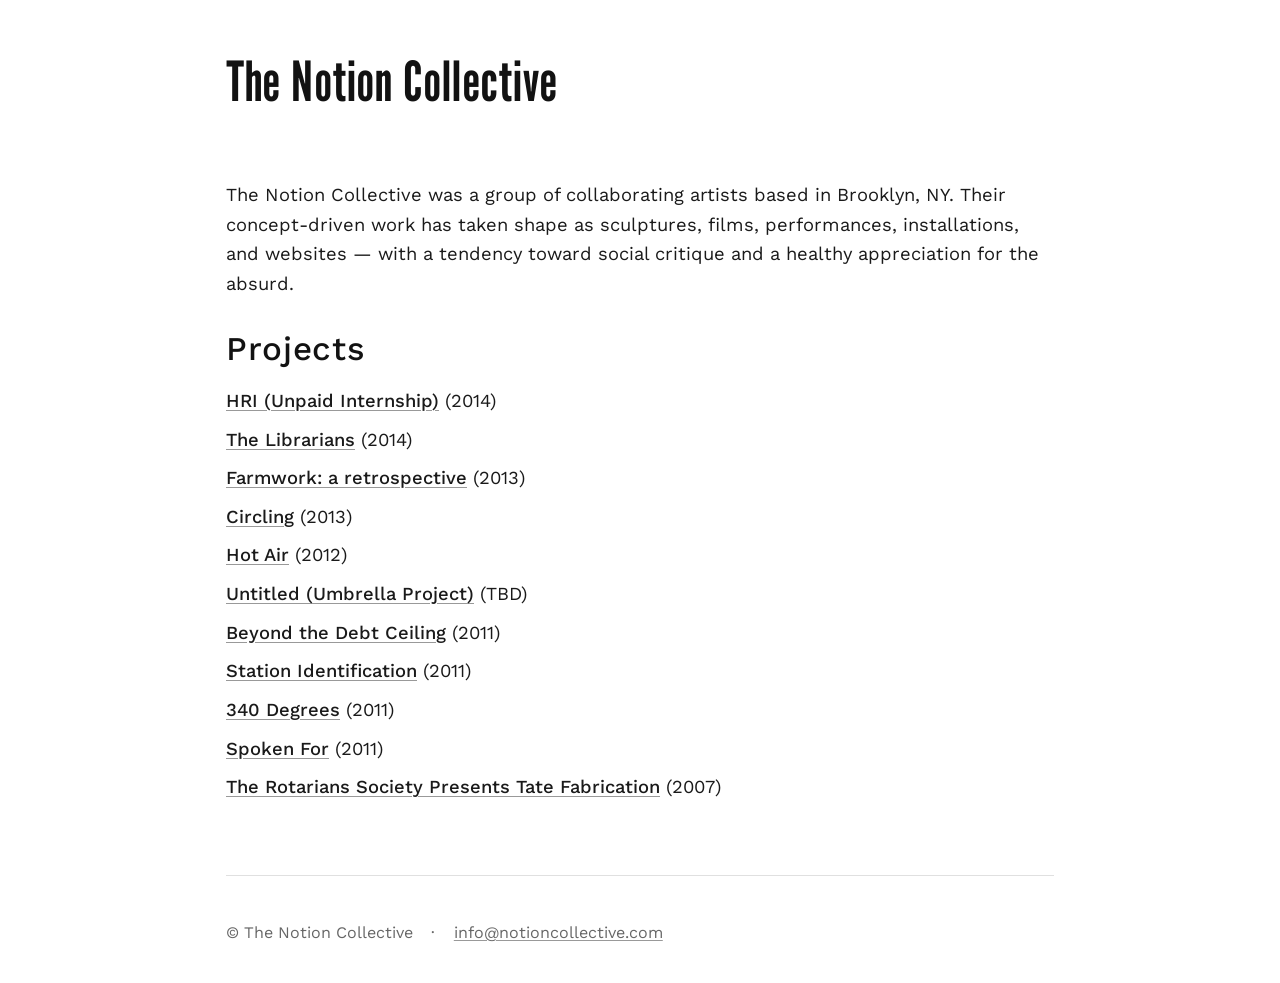
<file: index.html>
<!doctype html>
<html lang="en">
  <head>
    <meta charset="utf-8" />
    <meta name="viewport" content="width=device-width, initial-scale=1" />
    <title>The Notion Collective</title>
    <link rel="stylesheet" href="style.css" />
  </head>
  <body>
    <header class="site-header">
      <nav class="site-nav">
        <a href="/">The Notion Collective</a>
      </nav>
    </header>

    <main>
      <section>
        <p>
          The Notion Collective was a group of collaborating artists based in
          Brooklyn, NY. Their concept-driven work has taken shape as sculptures,
          films, performances, installations, and websites — with a tendency
          toward social critique and a healthy appreciation for the absurd.
        </p>
      </section>

      <section>
        <h2>Projects</h1>
        <ul class="project-list">
          <li>
            <a href="hri-unpaid-internship.html">HRI (Unpaid Internship)</a>
            <span class="meta">(2014)</span>
          </li>
          <li>
            <a href="the-librarians.html">The Librarians</a>
            <span class="meta">(2014)</span>
          </li>
          <li>
            <a href="farmwork-a-retrospective.html"
              >Farmwork: a retrospective</a
            >
            <span class="meta">(2013)</span>
          </li>
          <li>
            <a href="circling.html">Circling</a>
            <span class="meta">(2013)</span>
          </li>
          <li>
            <a href="hot-air.html">Hot Air</a>
            <span class="meta">(2012)</span>
          </li>
          <li>
            <a href="untitled-umbrella-project.html"
              >Untitled (Umbrella Project)</a
            >
            <span class="meta">(TBD)</span>
          </li>
          <li>
            <a href="beyond-the-debt-ceiling.html">Beyond the Debt Ceiling</a>
            <span class="meta">(2011)</span>
          </li>
          <li>
            <a href="station-identification.html">Station Identification</a>
            <span class="meta">(2011)</span>
          </li>
          <li>
            <a href="340-degrees.html">340 Degrees</a>
            <span class="meta">(2011)</span>
          </li>
          <li>
            <a href="spoken-for.html">Spoken For</a>
            <span class="meta">(2011)</span>
          </li>
          <li>
            <a href="the-notion-collective-presents-impel.html"
              >The Rotarians Society Presents Tate Fabrication</a
            >
            <span class="meta">(2007)</span>
          </li>
        </ul>
      </section>

    </main>

    <footer class="site-footer">
      <p>&copy; The Notion Collective</p>
      <p>
        <a href="mailto:info@notioncollective.com">info@notioncollective.com</a>
      </p>
    </footer>
  </body>
</html>
</file>
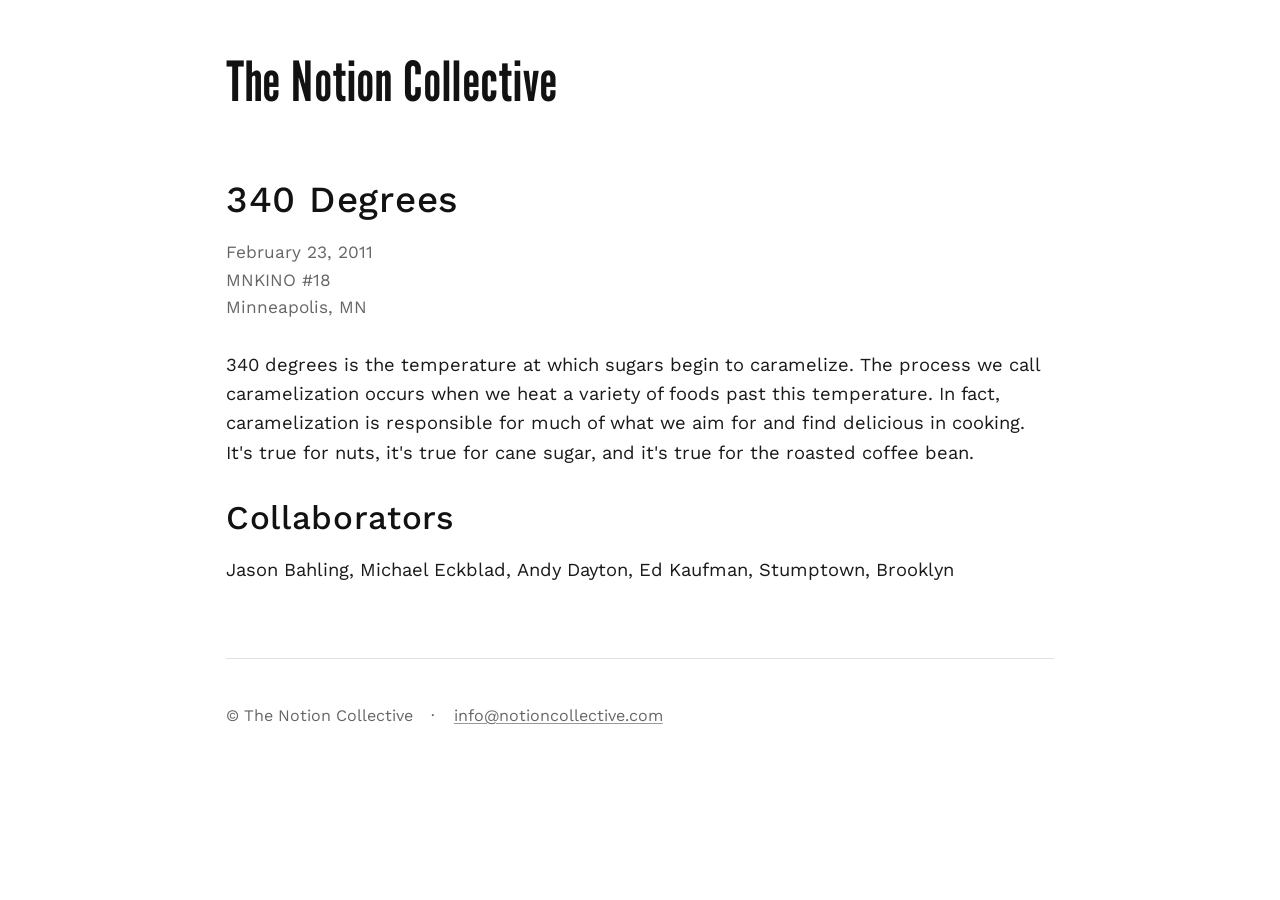
<file: 340-degrees.html>
<!doctype html>
<html lang="en">
  <head>
    <meta charset="utf-8" />
    <meta name="viewport" content="width=device-width, initial-scale=1" />
    <title>340 Degrees — The Notion Collective</title>
    <link rel="stylesheet" href="style.css" />
  </head>
  <body>
    <header class="site-header">
      <nav class="site-nav">
        <a href="/">The Notion Collective</a>
      </nav>
    </header>

    <main>
      <article>
        <h1>340 Degrees</h1>
        <dl class="meta">
          <dt>Date</dt>
          <dd>February 23, 2011</dd>
          <dt>Venue</dt>
          <dd>MNKINO #18</dd>
          <dt>Location</dt>
          <dd>Minneapolis, MN</dd>
        </dl>

        <p>340 degrees is the temperature at which sugars begin to caramelize. The process we call caramelization occurs when we heat a variety of foods past this temperature. In fact, caramelization is responsible for much of what we aim for and find delicious in cooking. It's true for nuts, it's true for cane sugar, and it's true for the roasted coffee bean.</p>

        <section class="collaborators">
          <h2>Collaborators</h2>
          <ul>
            <li>Jason Bahling</li>
            <li>Michael Eckblad</li>
            <li>Andy Dayton</li>
            <li>Ed Kaufman</li>
            <li>Stumptown, Brooklyn</li>
          </ul>
        </section>
      </article>
    </main>

    <footer class="site-footer">
      <p>&copy; The Notion Collective</p>
      <p><a href="mailto:info@notioncollective.com">info@notioncollective.com</a></p>
    </footer>
  </body>
</html>
</file>
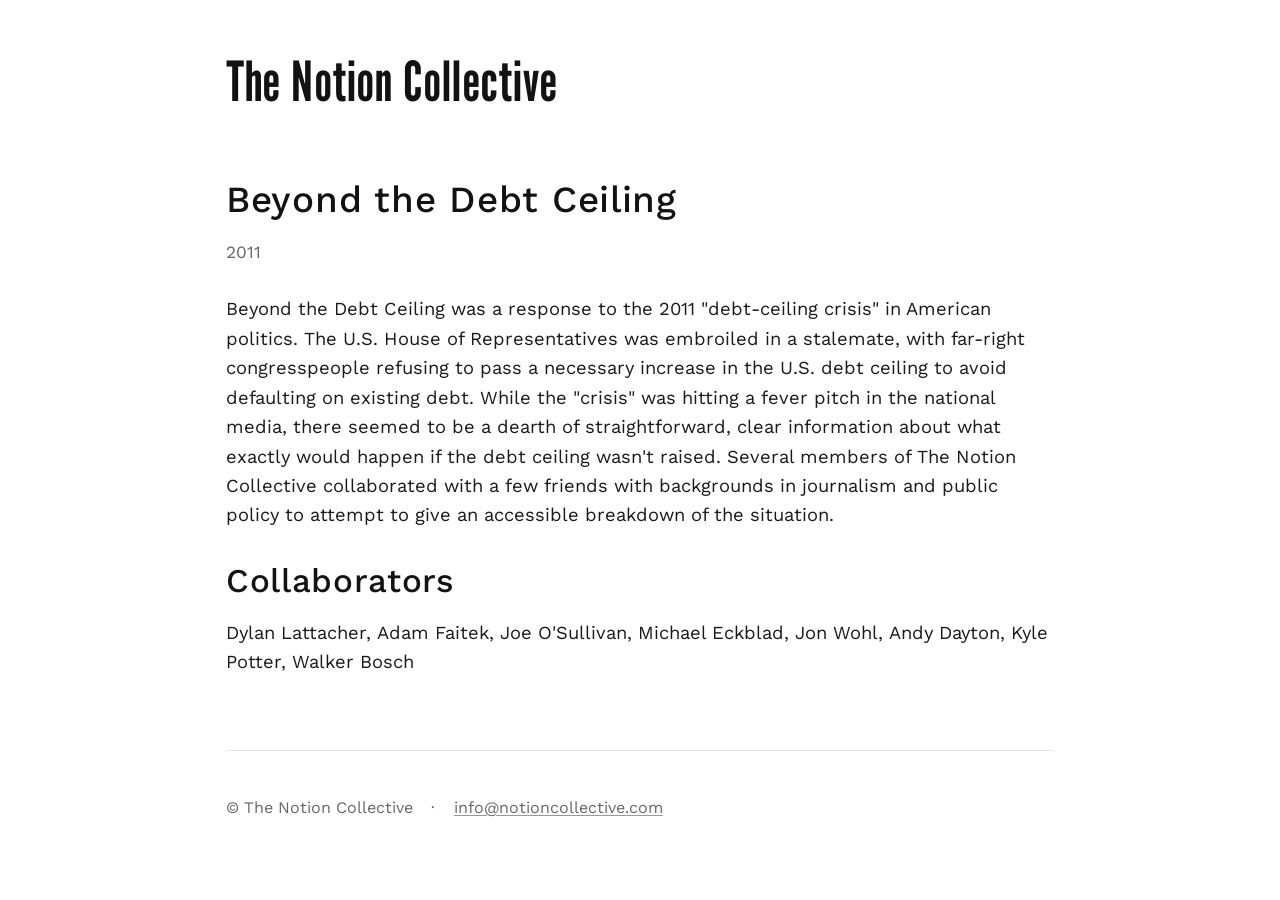
<file: beyond-the-debt-ceiling.html>
<!doctype html>
<html lang="en">
  <head>
    <meta charset="utf-8" />
    <meta name="viewport" content="width=device-width, initial-scale=1" />
    <title>Beyond the Debt Ceiling — The Notion Collective</title>
    <link rel="stylesheet" href="style.css" />
  </head>
  <body>
    <header class="site-header">
      <nav class="site-nav">
        <a href="/">The Notion Collective</a>
      </nav>
    </header>

    <main>
      <article>
        <h1>Beyond the Debt Ceiling</h1>
        <dl class="meta">
          <dt>Date</dt>
          <dd>2011</dd>
        </dl>

        <p>Beyond the Debt Ceiling was a response to the 2011 "debt-ceiling crisis" in American politics. The U.S. House of Representatives was embroiled in a stalemate, with far-right congresspeople refusing to pass a necessary increase in the U.S. debt ceiling to avoid defaulting on existing debt. While the "crisis" was hitting a fever pitch in the national media, there seemed to be a dearth of straightforward, clear information about what exactly would happen if the debt ceiling wasn't raised. Several members of The Notion Collective collaborated with a few friends with backgrounds in journalism and public policy to attempt to give an accessible breakdown of the situation.</p>

        <section class="collaborators">
          <h2>Collaborators</h2>
          <ul>
            <li>Dylan Lattacher</li>
            <li>Adam Faitek</li>
            <li>Joe O'Sullivan</li>
            <li>Michael Eckblad</li>
            <li>Jon Wohl</li>
            <li>Andy Dayton</li>
            <li>Kyle Potter</li>
            <li>Walker Bosch</li>
          </ul>
        </section>
      </article>
    </main>

    <footer class="site-footer">
      <p>&copy; The Notion Collective</p>
      <p><a href="mailto:info@notioncollective.com">info@notioncollective.com</a></p>
    </footer>
  </body>
</html>
</file>
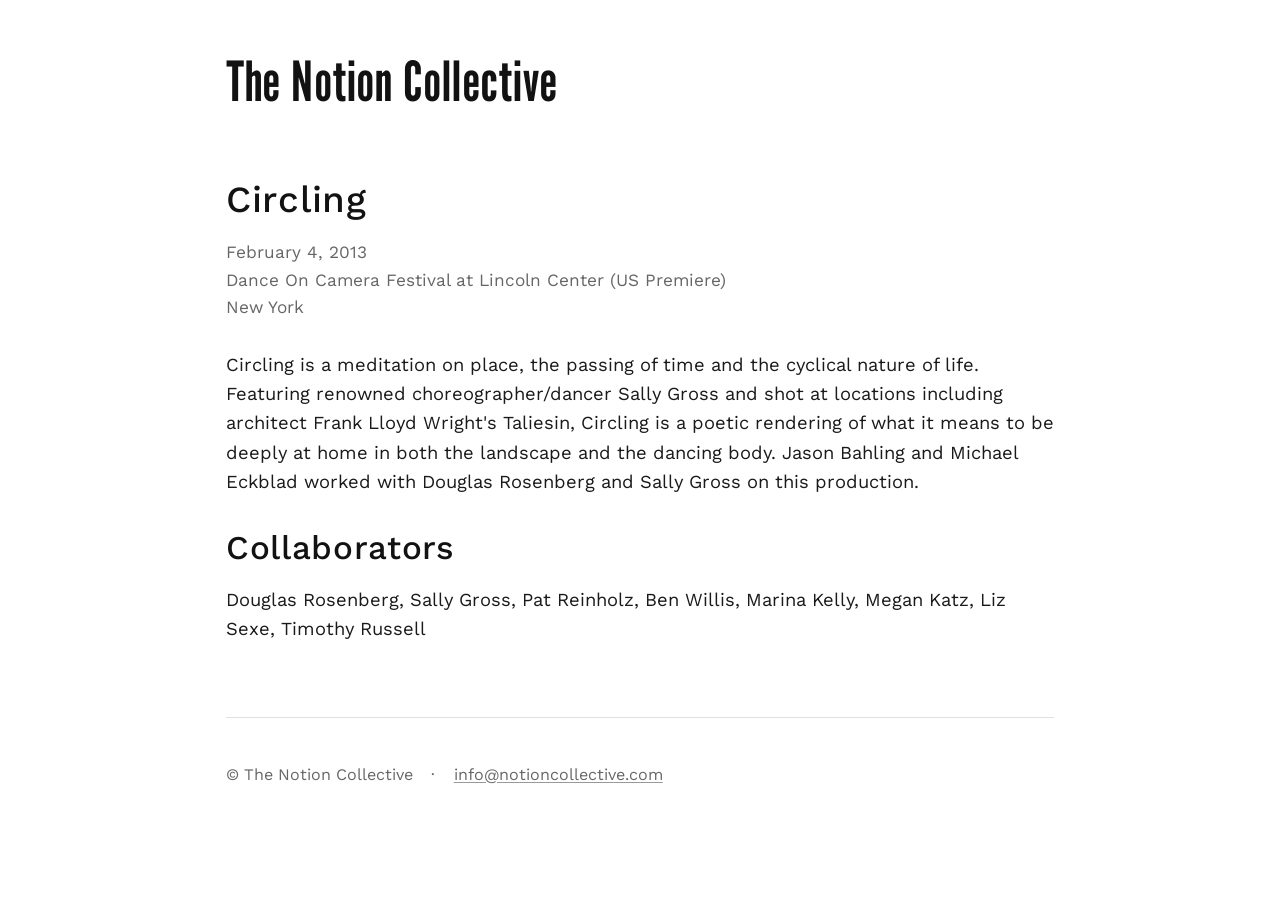
<file: circling.html>
<!doctype html>
<html lang="en">
  <head>
    <meta charset="utf-8" />
    <meta name="viewport" content="width=device-width, initial-scale=1" />
    <title>Circling — The Notion Collective</title>
    <link rel="stylesheet" href="style.css" />
  </head>
  <body>
    <header class="site-header">
      <nav class="site-nav">
        <a href="/">The Notion Collective</a>
      </nav>
    </header>

    <main>
      <article>
        <h1>Circling</h1>
        <dl class="meta">
          <dt>Date</dt>
          <dd>February 4, 2013</dd>
          <dt>Venue</dt>
          <dd>Dance On Camera Festival at Lincoln Center (US Premiere)</dd>
          <dt>Location</dt>
          <dd>New York</dd>
        </dl>

        <p>Circling is a meditation on place, the passing of time and the cyclical nature of life. Featuring renowned choreographer/dancer Sally Gross and shot at locations including architect Frank Lloyd Wright's Taliesin, Circling is a poetic rendering of what it means to be deeply at home in both the landscape and the dancing body. Jason Bahling and Michael Eckblad worked with Douglas Rosenberg and Sally Gross on this production.</p>

        <section class="collaborators">
          <h2>Collaborators</h2>
          <ul>
            <li>Douglas Rosenberg</li>
            <li>Sally Gross</li>
            <li>Pat Reinholz</li>
            <li>Ben Willis</li>
            <li>Marina Kelly</li>
            <li>Megan Katz</li>
            <li>Liz Sexe</li>
            <li>Timothy Russell</li>
          </ul>
        </section>
      </article>
    </main>

    <footer class="site-footer">
      <p>&copy; The Notion Collective</p>
      <p><a href="mailto:info@notioncollective.com">info@notioncollective.com</a></p>
    </footer>
  </body>
</html>
</file>
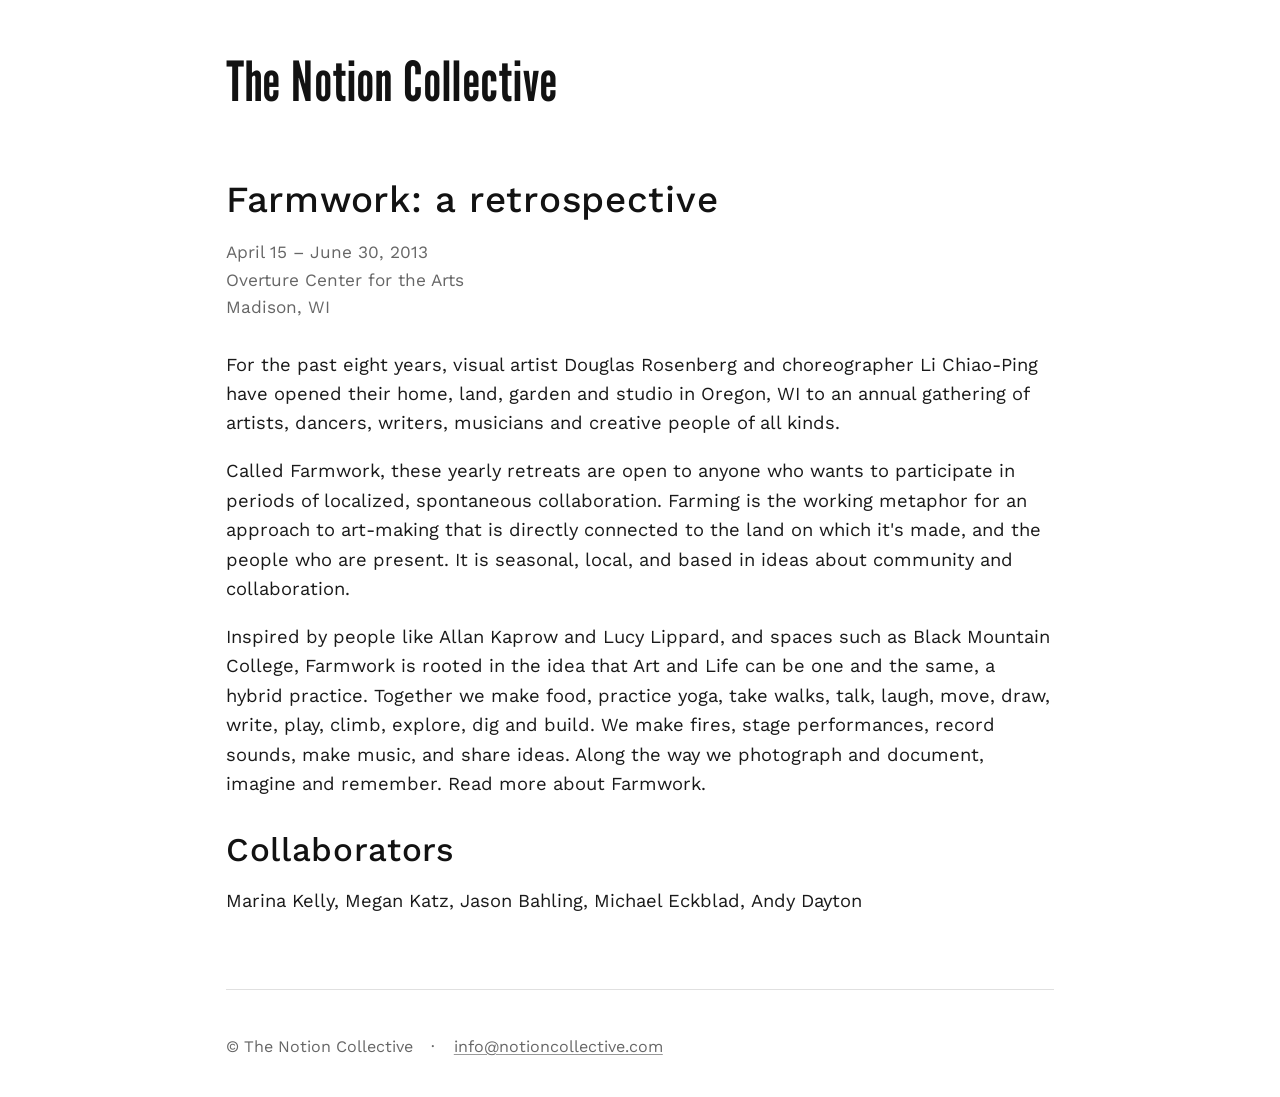
<file: farmwork-a-retrospective.html>
<!doctype html>
<html lang="en">
  <head>
    <meta charset="utf-8" />
    <meta name="viewport" content="width=device-width, initial-scale=1" />
    <title>Farmwork: a retrospective — The Notion Collective</title>
    <link rel="stylesheet" href="style.css" />
  </head>
  <body>
    <header class="site-header">
      <nav class="site-nav">
        <a href="/">The Notion Collective</a>
      </nav>
    </header>

    <main>
      <article>
        <h1>Farmwork: a retrospective</h1>
        <dl class="meta">
          <dt>Date</dt>
          <dd>April 15 – June 30, 2013</dd>
          <dt>Venue</dt>
          <dd>Overture Center for the Arts</dd>
          <dt>Location</dt>
          <dd>Madison, WI</dd>
        </dl>

        <p>For the past eight years, visual artist Douglas Rosenberg and choreographer Li Chiao-Ping have opened their home, land, garden and studio in Oregon, WI to an annual gathering of artists, dancers, writers, musicians and creative people of all kinds.</p>

        <p>Called Farmwork, these yearly retreats are open to anyone who wants to participate in periods of localized, spontaneous collaboration. Farming is the working metaphor for an approach to art-making that is directly connected to the land on which it's made, and the people who are present. It is seasonal, local, and based in ideas about community and collaboration.</p>

        <p>Inspired by people like Allan Kaprow and Lucy Lippard, and spaces such as Black Mountain College, Farmwork is rooted in the idea that Art and Life can be one and the same, a hybrid practice. Together we make food, practice yoga, take walks, talk, laugh, move, draw, write, play, climb, explore, dig and build. We make fires, stage performances, record sounds, make music, and share ideas. Along the way we photograph and document, imagine and remember. Read more about Farmwork.</p>

        <section class="collaborators">
          <h2>Collaborators</h2>
          <ul>
            <li>Marina Kelly</li>
            <li>Megan Katz</li>
            <li>Jason Bahling</li>
            <li>Michael Eckblad</li>
            <li>Andy Dayton</li>
          </ul>
        </section>
      </article>
    </main>

    <footer class="site-footer">
      <p>&copy; The Notion Collective</p>
      <p><a href="mailto:info@notioncollective.com">info@notioncollective.com</a></p>
    </footer>
  </body>
</html>
</file>
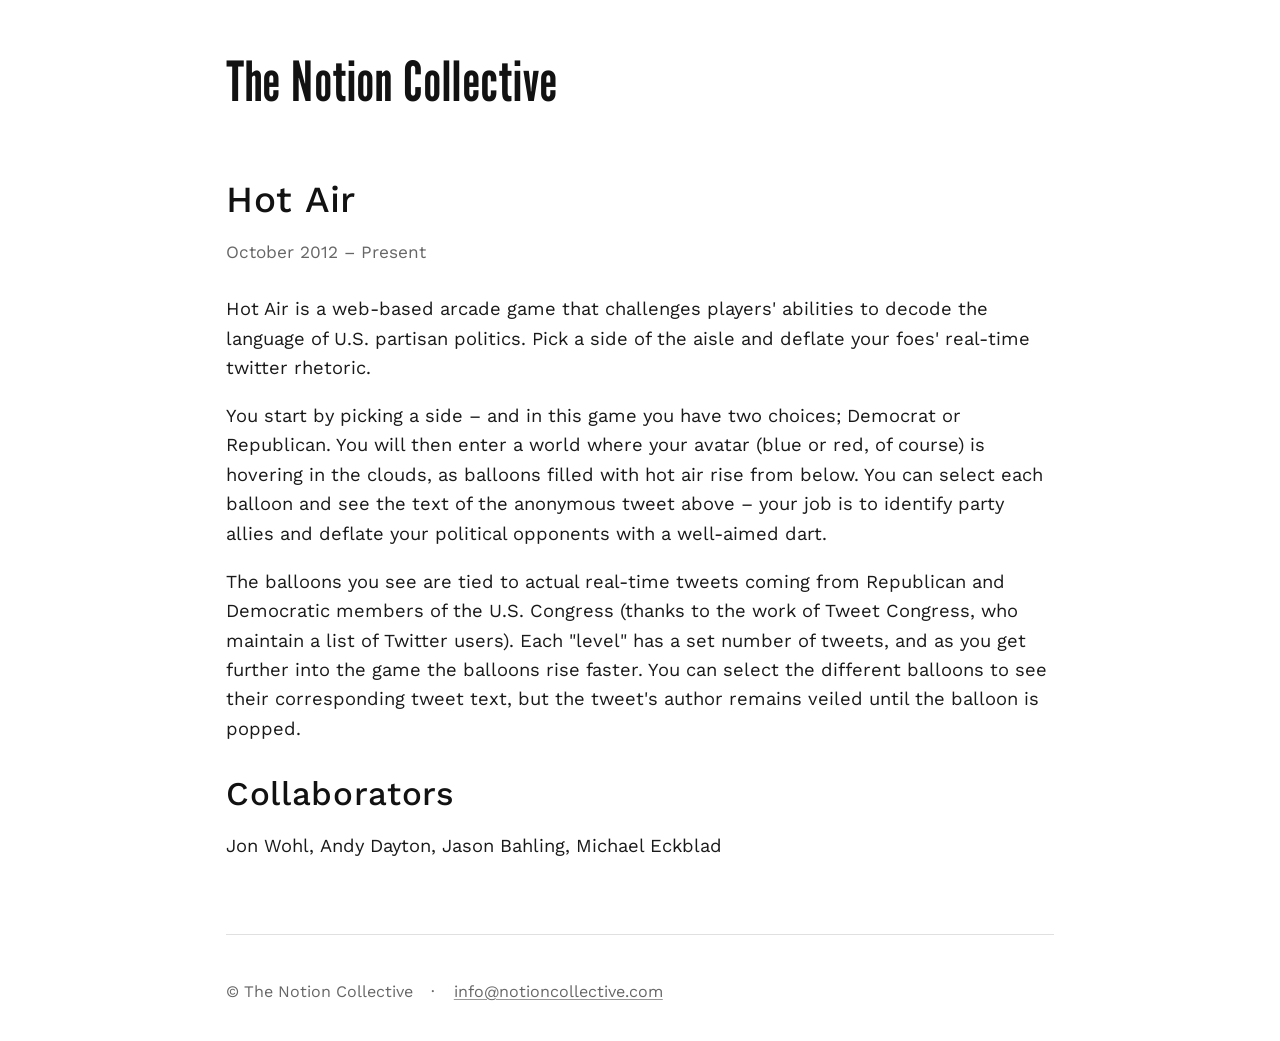
<file: hot-air.html>
<!doctype html>
<html lang="en">
  <head>
    <meta charset="utf-8" />
    <meta name="viewport" content="width=device-width, initial-scale=1" />
    <title>Hot Air — The Notion Collective</title>
    <link rel="stylesheet" href="style.css" />
  </head>
  <body>
    <header class="site-header">
      <nav class="site-nav">
        <a href="/">The Notion Collective</a>
      </nav>
    </header>

    <main>
      <article>
        <h1>Hot Air</h1>
        <dl class="meta">
          <dt>Date</dt>
          <dd>October 2012 – Present</dd>
        </dl>

        <p>Hot Air is a web-based arcade game that challenges players' abilities to decode the language of U.S. partisan politics. Pick a side of the aisle and deflate your foes' real-time twitter rhetoric.</p>

        <p>You start by picking a side – and in this game you have two choices; Democrat or Republican. You will then enter a world where your avatar (blue or red, of course) is hovering in the clouds, as balloons filled with hot air rise from below. You can select each balloon and see the text of the anonymous tweet above – your job is to identify party allies and deflate your political opponents with a well-aimed dart.</p>

        <p>The balloons you see are tied to actual real-time tweets coming from Republican and Democratic members of the U.S. Congress (thanks to the work of Tweet Congress, who maintain a list of Twitter users). Each "level" has a set number of tweets, and as you get further into the game the balloons rise faster. You can select the different balloons to see their corresponding tweet text, but the tweet's author remains veiled until the balloon is popped.</p>

        <section class="collaborators">
          <h2>Collaborators</h2>
          <ul>
            <li>Jon Wohl</li>
            <li>Andy Dayton</li>
            <li>Jason Bahling</li>
            <li>Michael Eckblad</li>
          </ul>
        </section>
      </article>
    </main>

    <footer class="site-footer">
      <p>&copy; The Notion Collective</p>
      <p><a href="mailto:info@notioncollective.com">info@notioncollective.com</a></p>
    </footer>
  </body>
</html>
</file>
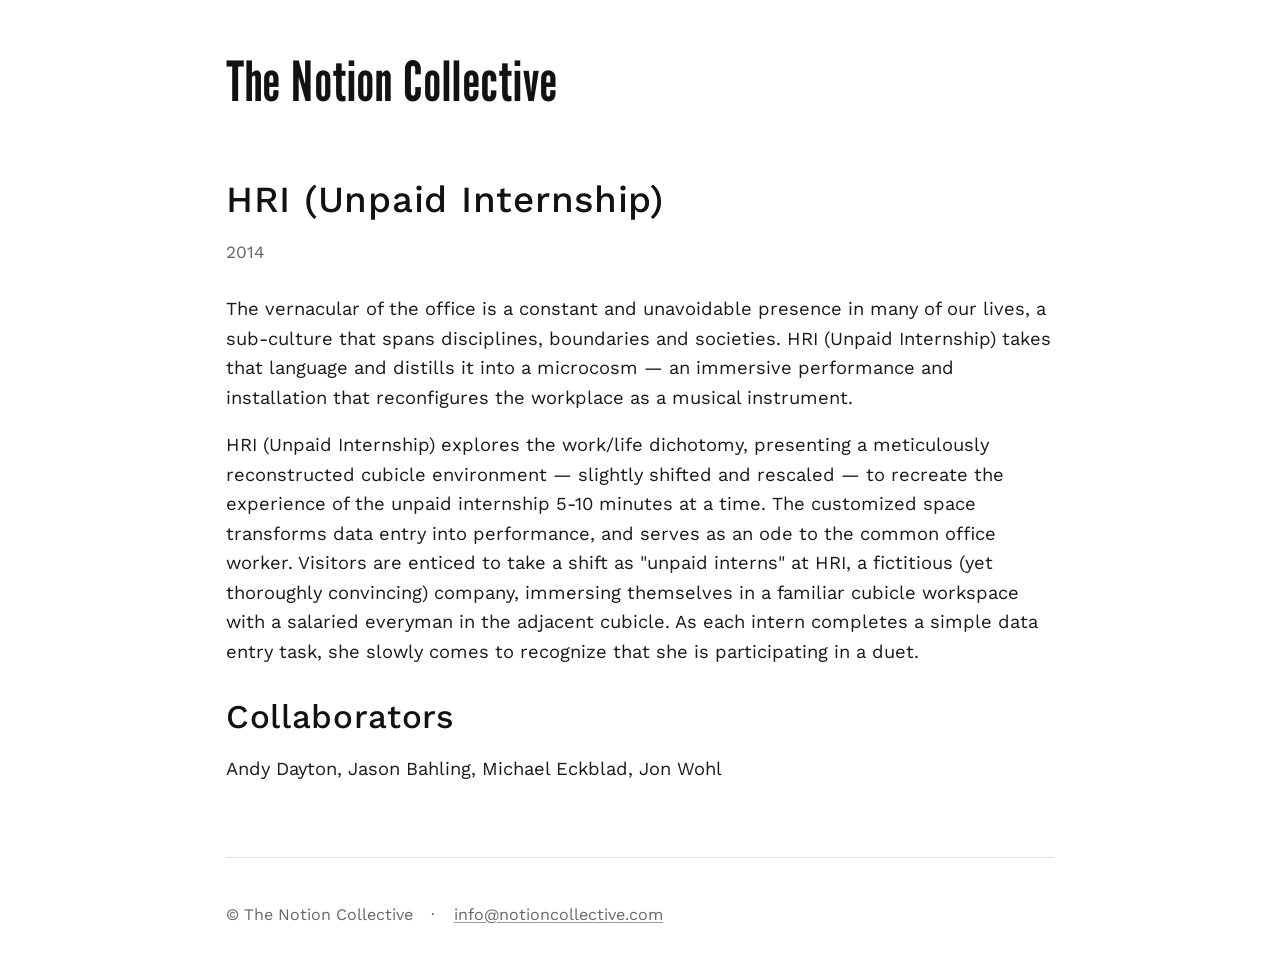
<file: hri-unpaid-internship.html>
<!doctype html>
<html lang="en">
  <head>
    <meta charset="utf-8" />
    <meta name="viewport" content="width=device-width, initial-scale=1" />
    <title>HRI (Unpaid Internship) — The Notion Collective</title>
    <link rel="stylesheet" href="style.css" />
  </head>
  <body>
    <header class="site-header">
      <nav class="site-nav">
        <a href="/">The Notion Collective</a>
      </nav>
    </header>

    <main>
      <article>
        <h1>HRI (Unpaid Internship)</h1>
        <dl class="meta">
          <dt>Date</dt>
          <dd>2014</dd>
        </dl>

        <p>The vernacular of the office is a constant and unavoidable presence in many of our lives, a sub-culture that spans disciplines, boundaries and societies. HRI (Unpaid Internship) takes that language and distills it into a microcosm — an immersive performance and installation that reconfigures the workplace as a musical instrument.</p>

        <p>HRI (Unpaid Internship) explores the work/life dichotomy, presenting a meticulously reconstructed cubicle environment — slightly shifted and rescaled — to recreate the experience of the unpaid internship 5-10 minutes at a time. The customized space transforms data entry into performance, and serves as an ode to the common office worker. Visitors are enticed to take a shift as "unpaid interns" at HRI, a fictitious (yet thoroughly convincing) company, immersing themselves in a familiar cubicle workspace with a salaried everyman in the adjacent cubicle. As each intern completes a simple data entry task, she slowly comes to recognize that she is participating in a duet.</p>

        <section class="collaborators">
          <h2>Collaborators</h2>
          <ul>
            <li>Andy Dayton</li>
            <li>Jason Bahling</li>
            <li>Michael Eckblad</li>
            <li>Jon Wohl</li>
          </ul>
        </section>
      </article>
    </main>

    <footer class="site-footer">
      <p>&copy; The Notion Collective</p>
      <p><a href="mailto:info@notioncollective.com">info@notioncollective.com</a></p>
    </footer>
  </body>
</html>
</file>
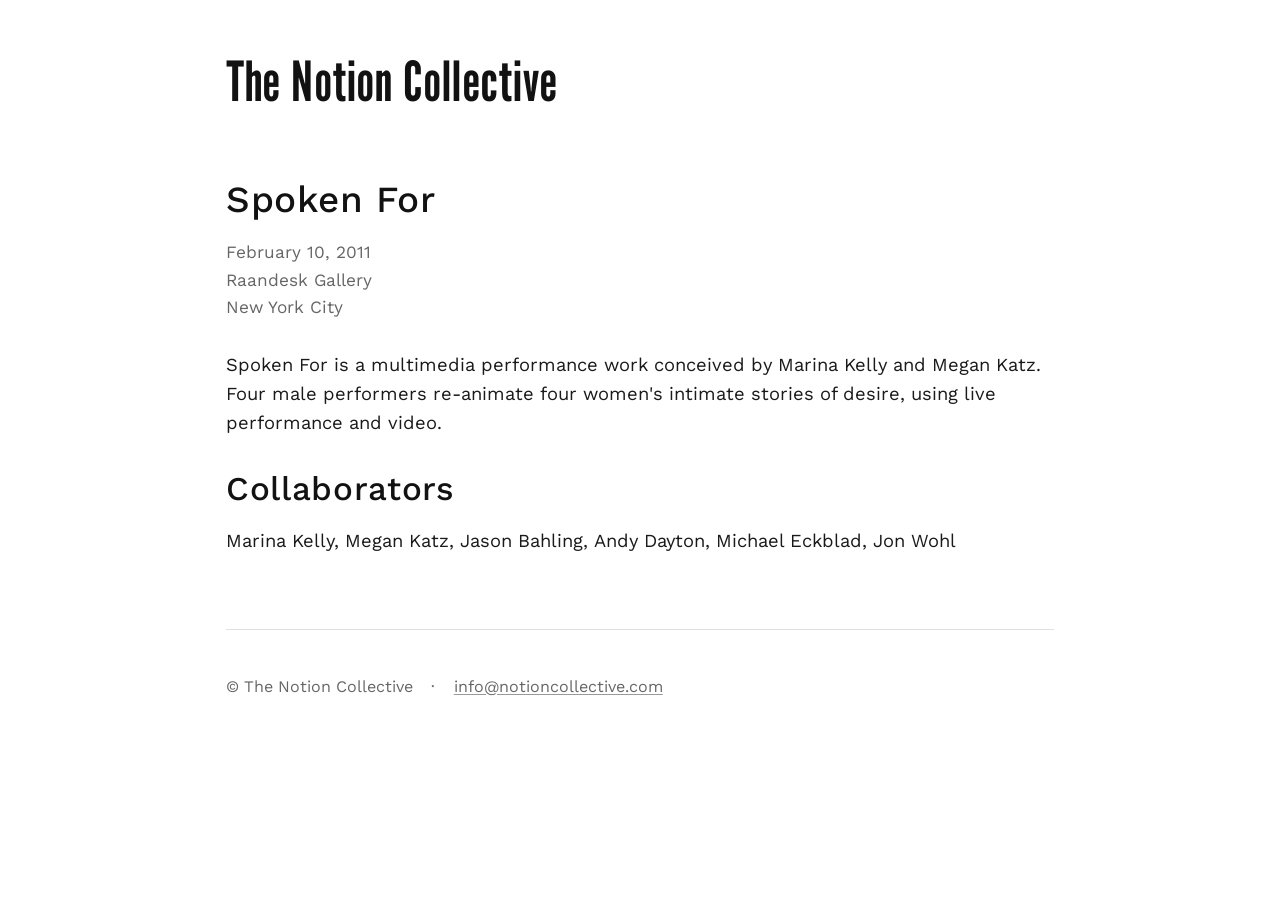
<file: spoken-for.html>
<!doctype html>
<html lang="en">
  <head>
    <meta charset="utf-8" />
    <meta name="viewport" content="width=device-width, initial-scale=1" />
    <title>Spoken For — The Notion Collective</title>
    <link rel="stylesheet" href="style.css" />
  </head>
  <body>
    <header class="site-header">
      <nav class="site-nav">
        <a href="/">The Notion Collective</a>
      </nav>
    </header>

    <main>
      <article>
        <h1>Spoken For</h1>
        <dl class="meta">
          <dt>Date</dt>
          <dd>February 10, 2011</dd>
          <dt>Venue</dt>
          <dd>Raandesk Gallery</dd>
          <dt>Location</dt>
          <dd>New York City</dd>
        </dl>

        <p>Spoken For is a multimedia performance work conceived by Marina Kelly and Megan Katz. Four male performers re-animate four women's intimate stories of desire, using live performance and video.</p>

        <section class="collaborators">
          <h2>Collaborators</h2>
          <ul>
            <li>Marina Kelly</li>
            <li>Megan Katz</li>
            <li>Jason Bahling</li>
            <li>Andy Dayton</li>
            <li>Michael Eckblad</li>
            <li>Jon Wohl</li>
          </ul>
        </section>
      </article>
    </main>

    <footer class="site-footer">
      <p>&copy; The Notion Collective</p>
      <p><a href="mailto:info@notioncollective.com">info@notioncollective.com</a></p>
    </footer>
  </body>
</html>
</file>
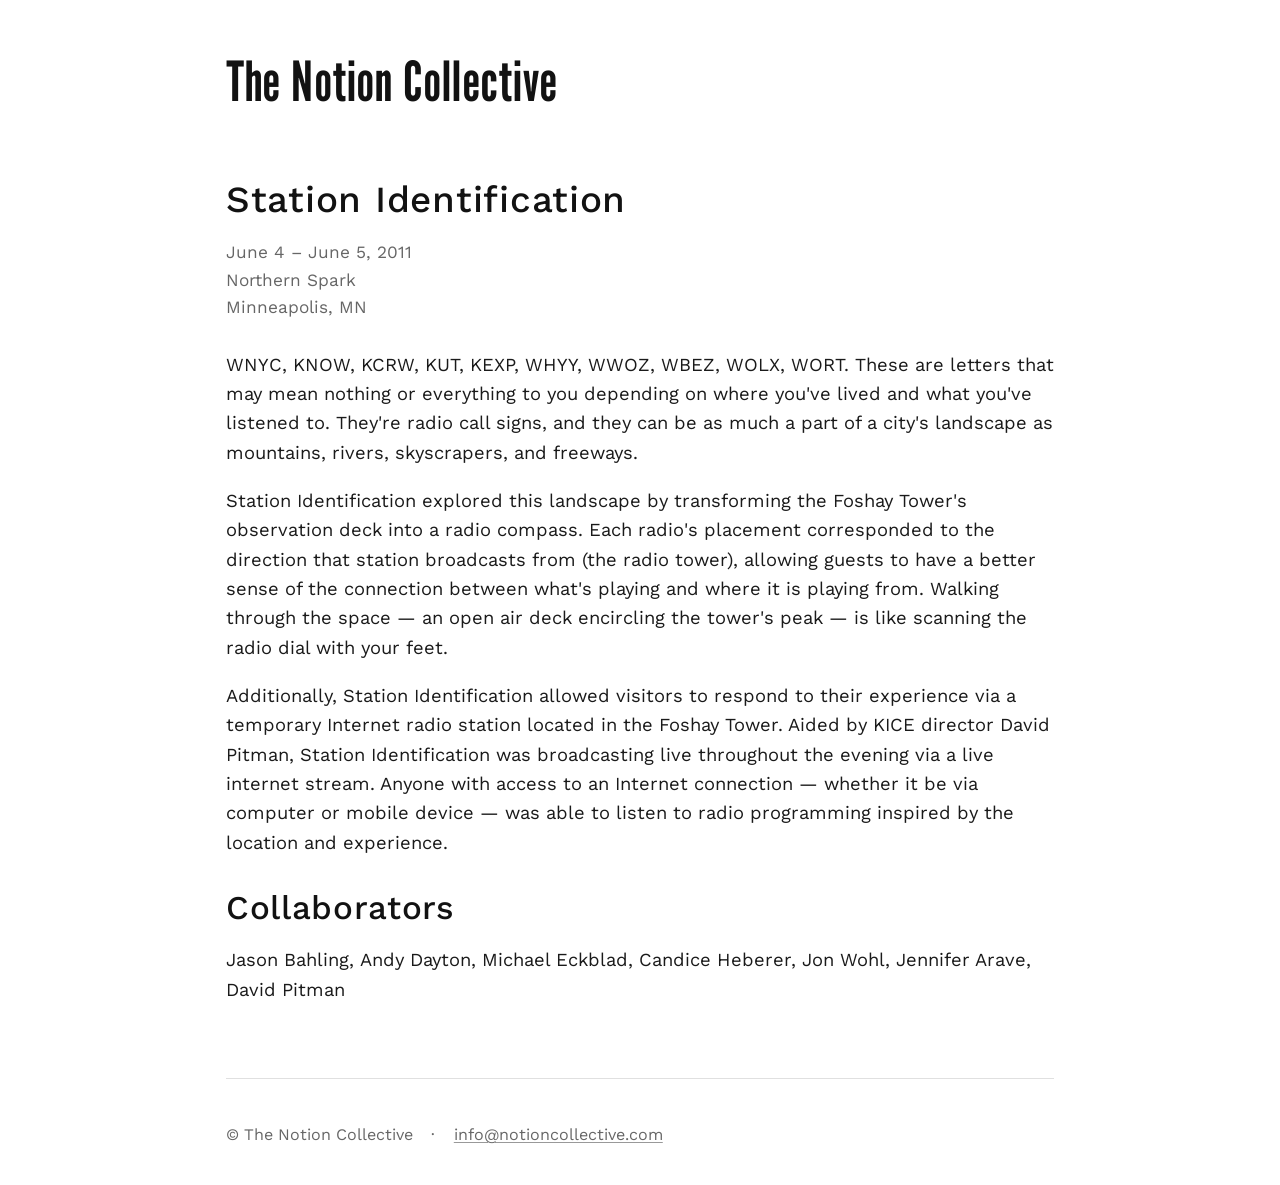
<file: station-identification.html>
<!doctype html>
<html lang="en">
  <head>
    <meta charset="utf-8" />
    <meta name="viewport" content="width=device-width, initial-scale=1" />
    <title>Station Identification — The Notion Collective</title>
    <link rel="stylesheet" href="style.css" />
  </head>
  <body>
    <header class="site-header">
      <nav class="site-nav">
        <a href="/">The Notion Collective</a>
      </nav>
    </header>

    <main>
      <article>
        <h1>Station Identification</h1>
        <dl class="meta">
          <dt>Date</dt>
          <dd>June 4 – June 5, 2011</dd>
          <dt>Venue</dt>
          <dd>Northern Spark</dd>
          <dt>Location</dt>
          <dd>Minneapolis, MN</dd>
        </dl>

        <p>WNYC, KNOW, KCRW, KUT, KEXP, WHYY, WWOZ, WBEZ, WOLX, WORT. These are letters that may mean nothing or everything to you depending on where you've lived and what you've listened to. They're radio call signs, and they can be as much a part of a city's landscape as mountains, rivers, skyscrapers, and freeways.</p>

        <p>Station Identification explored this landscape by transforming the Foshay Tower's observation deck into a radio compass. Each radio's placement corresponded to the direction that station broadcasts from (the radio tower), allowing guests to have a better sense of the connection between what's playing and where it is playing from. Walking through the space — an open air deck encircling the tower's peak — is like scanning the radio dial with your feet.</p>

        <p>Additionally, Station Identification allowed visitors to respond to their experience via a temporary Internet radio station located in the Foshay Tower. Aided by KICE director David Pitman, Station Identification was broadcasting live throughout the evening via a live internet stream. Anyone with access to an Internet connection — whether it be via computer or mobile device — was able to listen to radio programming inspired by the location and experience.</p>

        <section class="collaborators">
          <h2>Collaborators</h2>
          <ul>
            <li>Jason Bahling</li>
            <li>Andy Dayton</li>
            <li>Michael Eckblad</li>
            <li>Candice Heberer</li>
            <li>Jon Wohl</li>
            <li>Jennifer Arave</li>
            <li>David Pitman</li>
          </ul>
        </section>
      </article>
    </main>

    <footer class="site-footer">
      <p>&copy; The Notion Collective</p>
      <p><a href="mailto:info@notioncollective.com">info@notioncollective.com</a></p>
    </footer>
  </body>
</html>
</file>
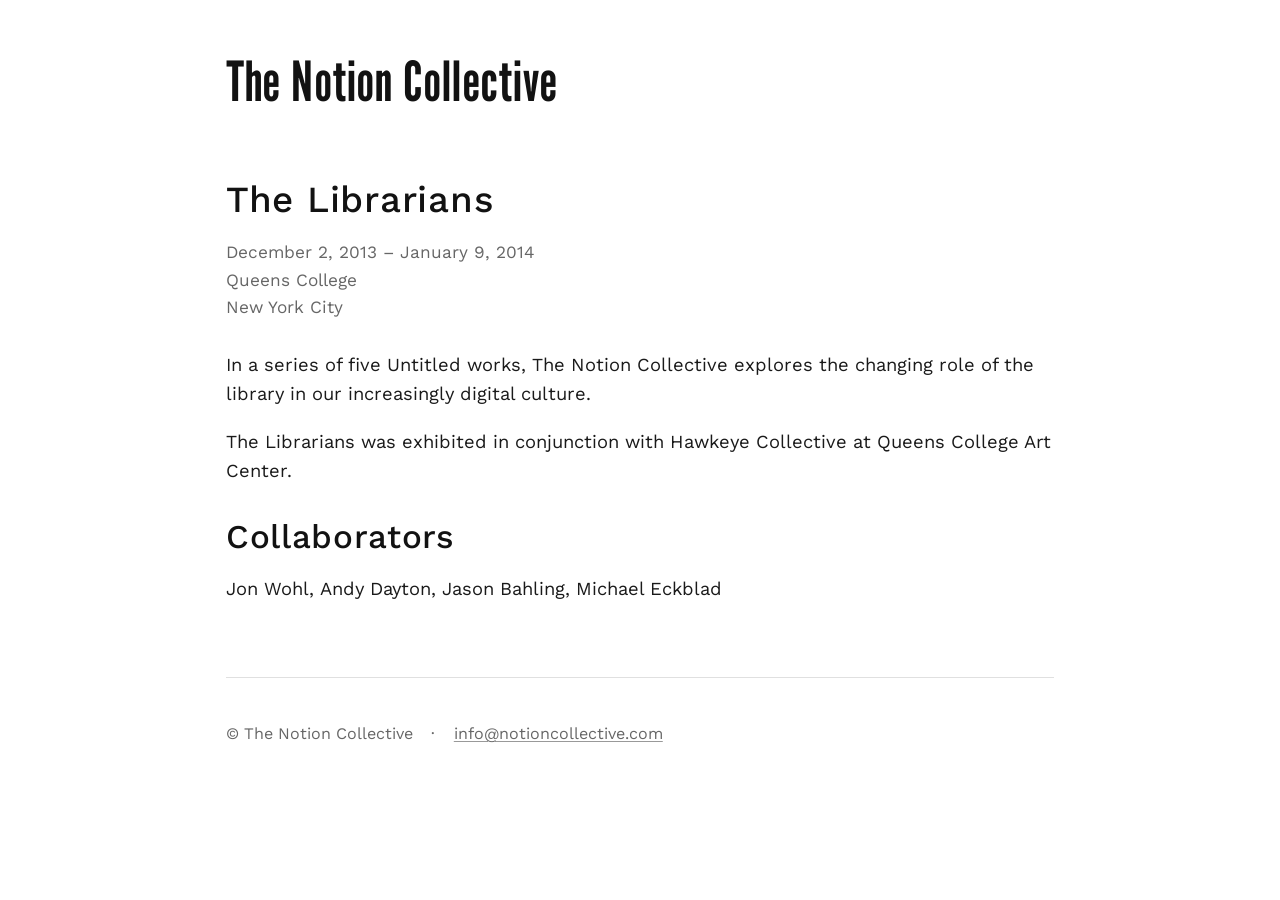
<file: the-librarians.html>
<!doctype html>
<html lang="en">
  <head>
    <meta charset="utf-8" />
    <meta name="viewport" content="width=device-width, initial-scale=1" />
    <title>The Librarians — The Notion Collective</title>
    <link rel="stylesheet" href="style.css" />
  </head>
  <body>
    <header class="site-header">
      <nav class="site-nav">
        <a href="/">The Notion Collective</a>
      </nav>
    </header>

    <main>
      <article>
        <h1>The Librarians</h1>
        <dl class="meta">
          <dt>Date</dt>
          <dd>December 2, 2013 – January 9, 2014</dd>
          <dt>Venue</dt>
          <dd>Queens College</dd>
          <dt>Location</dt>
          <dd>New York City</dd>
        </dl>

        <p>In a series of five Untitled works, The Notion Collective explores the changing role of the library in our increasingly digital culture.</p>

        <p>The Librarians was exhibited in conjunction with Hawkeye Collective at Queens College Art Center.</p>

        <section class="collaborators">
          <h2>Collaborators</h2>
          <ul>
            <li>Jon Wohl</li>
            <li>Andy Dayton</li>
            <li>Jason Bahling</li>
            <li>Michael Eckblad</li>
          </ul>
        </section>
      </article>
    </main>

    <footer class="site-footer">
      <p>&copy; The Notion Collective</p>
      <p><a href="mailto:info@notioncollective.com">info@notioncollective.com</a></p>
    </footer>
  </body>
</html>
</file>
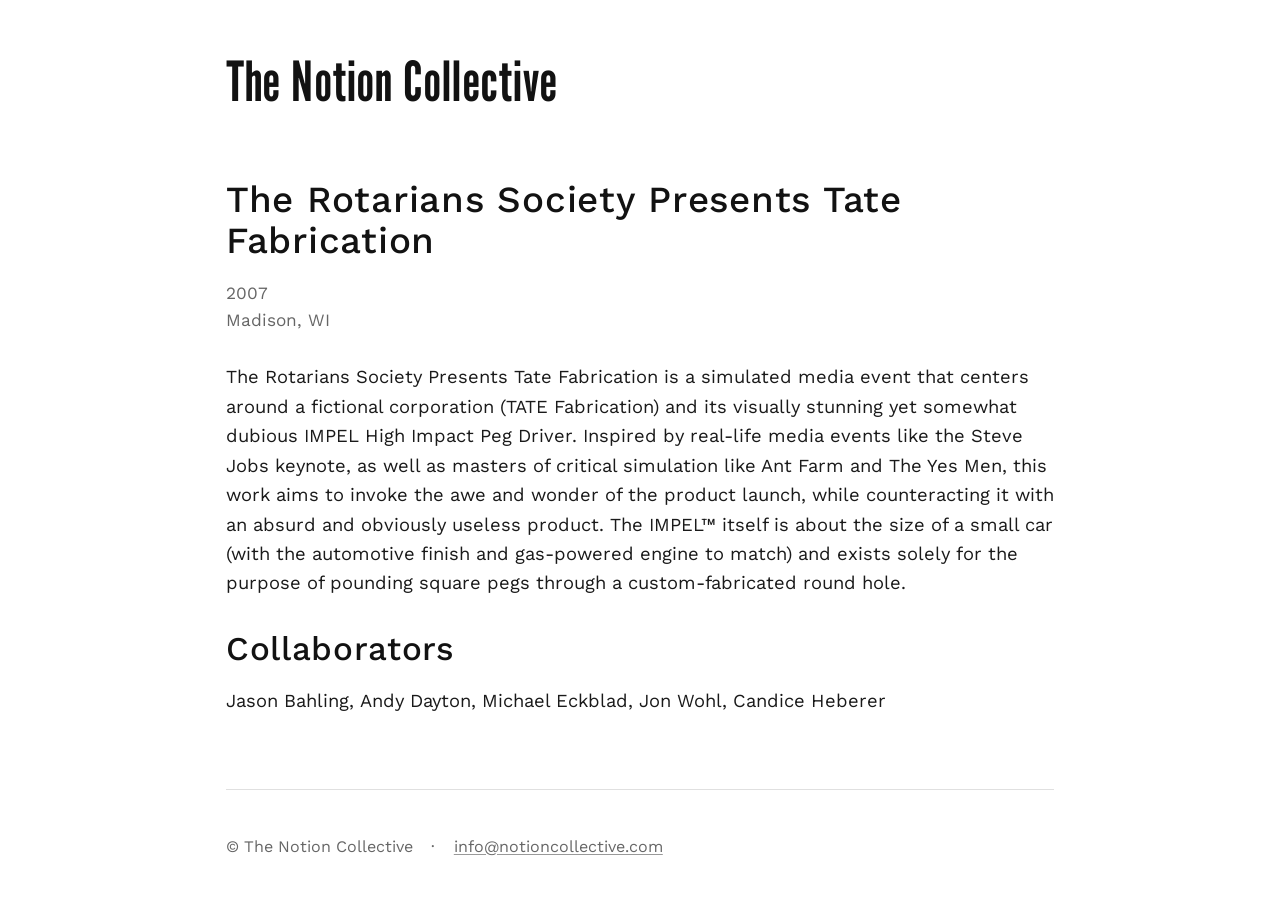
<file: the-notion-collective-presents-impel.html>
<!doctype html>
<html lang="en">
  <head>
    <meta charset="utf-8" />
    <meta name="viewport" content="width=device-width, initial-scale=1" />
    <title>The Rotarians Society Presents Tate Fabrication — The Notion Collective</title>
    <link rel="stylesheet" href="style.css" />
  </head>
  <body>
    <header class="site-header">
      <nav class="site-nav">
        <a href="/">The Notion Collective</a>
      </nav>
    </header>

    <main>
      <article>
        <h1>The Rotarians Society Presents Tate Fabrication</h1>
        <dl class="meta">
          <dt>Date</dt>
          <dd>2007</dd>
          <dt>Location</dt>
          <dd>Madison, WI</dd>
        </dl>

        <p>The Rotarians Society Presents Tate Fabrication is a simulated media event that centers around a fictional corporation (TATE Fabrication) and its visually stunning yet somewhat dubious IMPEL High Impact Peg Driver. Inspired by real-life media events like the Steve Jobs keynote, as well as masters of critical simulation like Ant Farm and The Yes Men, this work aims to invoke the awe and wonder of the product launch, while counteracting it with an absurd and obviously useless product. The IMPEL™ itself is about the size of a small car (with the automotive finish and gas-powered engine to match) and exists solely for the purpose of pounding square pegs through a custom-fabricated round hole.</p>

        <section class="collaborators">
          <h2>Collaborators</h2>
          <ul>
            <li>Jason Bahling</li>
            <li>Andy Dayton</li>
            <li>Michael Eckblad</li>
            <li>Jon Wohl</li>
            <li>Candice Heberer</li>
          </ul>
        </section>
      </article>
    </main>

    <footer class="site-footer">
      <p>&copy; The Notion Collective</p>
      <p><a href="mailto:info@notioncollective.com">info@notioncollective.com</a></p>
    </footer>
  </body>
</html>
</file>
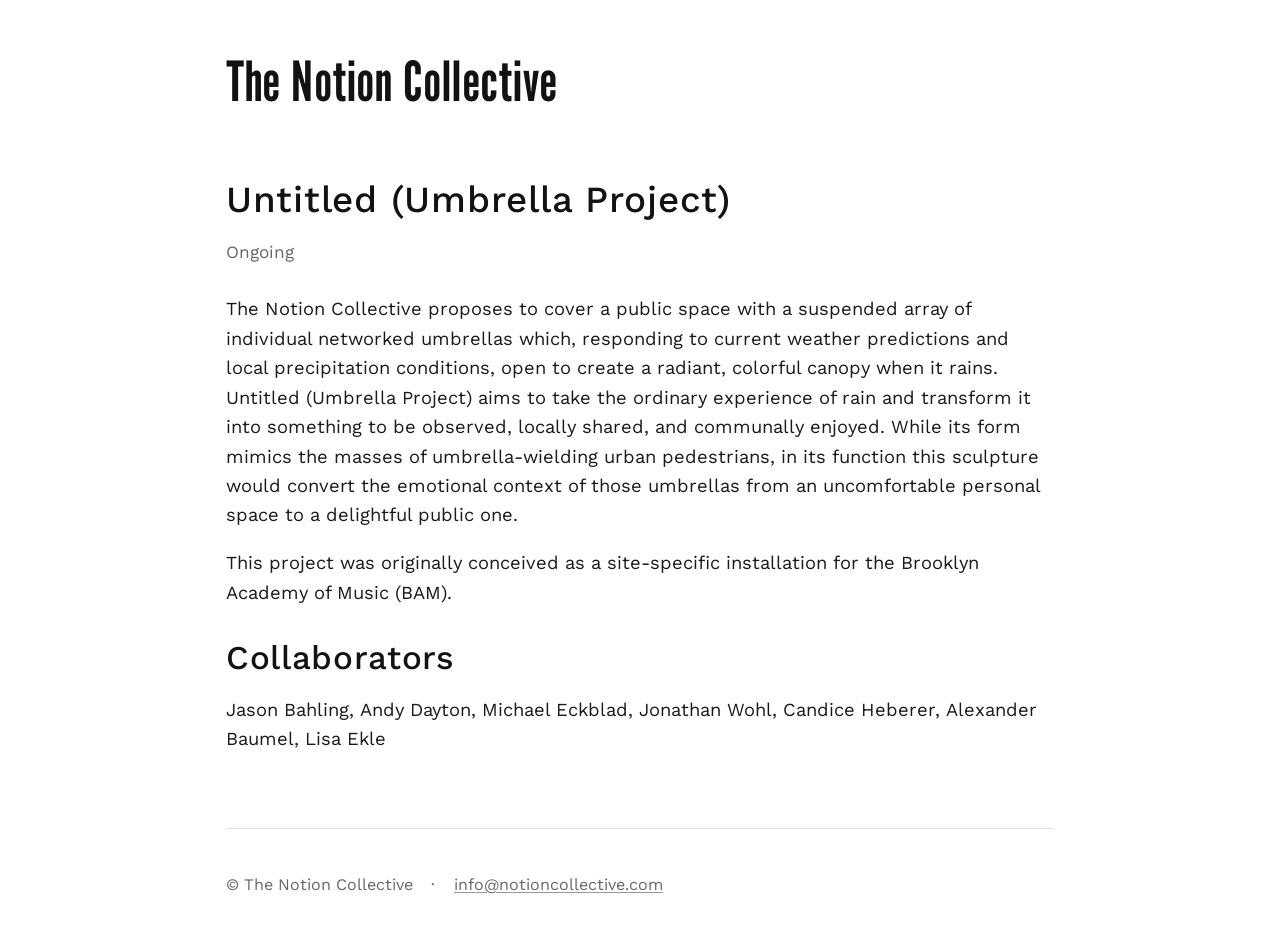
<file: untitled-umbrella-project.html>
<!doctype html>
<html lang="en">
  <head>
    <meta charset="utf-8" />
    <meta name="viewport" content="width=device-width, initial-scale=1" />
    <title>Untitled (Umbrella Project) — The Notion Collective</title>
    <link rel="stylesheet" href="style.css" />
  </head>
  <body>
    <header class="site-header">
      <nav class="site-nav">
        <a href="/">The Notion Collective</a>
      </nav>
    </header>

    <main>
      <article>
        <h1>Untitled (Umbrella Project)</h1>
        <dl class="meta">
          <dt>Date</dt>
          <dd>Ongoing</dd>
        </dl>

        <p>The Notion Collective proposes to cover a public space with a suspended array of individual networked umbrellas which, responding to current weather predictions and local precipitation conditions, open to create a radiant, colorful canopy when it rains. Untitled (Umbrella Project) aims to take the ordinary experience of rain and transform it into something to be observed, locally shared, and communally enjoyed. While its form mimics the masses of umbrella-wielding urban pedestrians, in its function this sculpture would convert the emotional context of those umbrellas from an uncomfortable personal space to a delightful public one.</p>

        <p>This project was originally conceived as a site-specific installation for the Brooklyn Academy of Music (BAM).</p>

        <section class="collaborators">
          <h2>Collaborators</h2>
          <ul>
            <li>Jason Bahling</li>
            <li>Andy Dayton</li>
            <li>Michael Eckblad</li>
            <li>Jonathan Wohl</li>
            <li>Candice Heberer</li>
            <li>Alexander Baumel</li>
            <li>Lisa Ekle</li>
          </ul>
        </section>
      </article>
    </main>

    <footer class="site-footer">
      <p>&copy; The Notion Collective</p>
      <p><a href="mailto:info@notioncollective.com">info@notioncollective.com</a></p>
    </footer>
  </body>
</html>
</file>
<file: style.css>
@import url('normalize.css');
@import url('fonts.css');

/* Custom Properties */

:root {
  --nc-color-text: hsl(0, 0%, 10%);
  --nc-color-heading: hsl(0, 0%, 7%);
  --nc-color-bg: hsl(0, 0%, 100%);
  --nc-color-link-underline: hsl(0, 0%, 60%);
  --nc-color-meta: hsl(0, 0%, 40%);
  --nc-color-border: hsl(0, 0%, 88%);

  --nc-font-family-primary: 'Work Sans', system-ui, sans-serif;
  --nc-font-family-display: 'League Gothic', sans-serif;

  --nc-font-size-base: calc(75% + 0.5vw);
  --nc-h1-font-size: 2rem;
  --nc-h2-font-size: 1.8rem;
  --nc-h3-font-size: 1.4rem;
}

/* Base */

html {
  font-size: var(--nc-font-size-base);
}

body {
  font-family: var(--nc-font-family-primary);
  font-weight: 400;
  line-height: 1.6;
  color: var(--nc-color-text);
  background: var(--nc-color-bg);
  max-width: 48rem;
  margin: 0 auto;
  padding: 2rem 1.5rem;
}

/* Typography */

h1,
h2,
h3 {
  font-weight: 500;
  line-height: 1.1;
  letter-spacing: 0.02em;
  margin-top: 1em;
  margin-bottom: 0.5em;
  color: var(--nc-color-heading);
}

h1 {
  font-size: var(--nc-h1-font-size);
  /* margin-bottom: 1rem; */
}

h2 {
  font-size: var(--nc-h2-font-size);
  /* margin-top: 2.5rem;
  margin-bottom: 0.75rem; */
}

h3 {
  font-size: var(--nc-h2-font-size);
  /* margin-top: 2rem;
  margin-bottom: 0.5rem; */
}

p {
  margin-bottom: 1rem;
}

/* Links */

a {
  color: var(--nc-color-text);
  text-decoration-color: var(--nc-color-link-underline);
  text-underline-offset: 0.15em;
  transition: text-decoration-color 0.15s;
}

a:hover {
  text-decoration-color: var(--nc-color-text);
}

/* Navigation */

.site-header {
  margin-bottom: 3rem;
}

.site-nav a {
  font-family: var(--nc-font-family-display);
  font-size: 3rem;
  letter-spacing: 0.02em;
  text-decoration: none;
  color: var(--nc-color-heading);
}

.site-nav a:hover {
  text-decoration: underline;
  text-decoration-color: var(--nc-color-heading);
}

/* Footer */

.site-footer {
  display: flex;
  gap: 1rem;
  align-items: baseline;
  margin-top: 4rem;
  padding-top: 1.5rem;
  border-top: 1px solid var(--nc-color-border);
  font-size: 0.875rem;
  color: var(--nc-color-meta);
}

.site-footer a {
  color: var(--nc-color-meta);
}

.site-footer p {
  margin-bottom: 0;
}

.site-footer p:first-child::after {
  content: '·';
  margin-left: 1rem;
}

/* Lists */

ul,
ol {
  padding-left: 1.25rem;
  margin-bottom: 1rem;
}

li {
  margin-bottom: 0.25rem;
}

/* Definition Lists (project metadata) */

dl.meta {
  margin-bottom: 1.5rem;
  font-size: 0.9375rem;
  color: var(--nc-color-meta);
}

dl.meta dt {
  display: none;
}

dl.meta dd {
  margin-left: 0;
}

dl.meta dd + dd {
  margin-top: 0.125rem;
}

/* Project list on index */

.project-list {
  list-style: none;
  padding-left: 0;
}

.project-list li {
  margin-bottom: 0.5rem;
}

.project-list a {
  font-weight: 500;
}

/* Collaborators */

.collaborators ul {
  list-style: none;
  padding-left: 0;
}

.collaborators li {
  display: inline;
}

.collaborators li:not(:last-child)::after {
  content: ', ';
}

/* Project links (read more, view website) */

.project-links {
  list-style: none;
  padding-left: 0;
  margin-top: 1.5rem;
  display: flex;
  gap: 1.5rem;
}

/* People lists on index */

.people-list {
  list-style: none;
  padding-left: 0;
}

.people-list li {
  display: inline;
}

.people-list li:not(:last-child)::after {
  content: ', ';
}

/* Responsive */

@media (max-width: 600px) {
  h1 {
    font-size: 2.25rem;
  }

  h2 {
    font-size: 1.6rem;
  }

  body {
    padding: 1.5rem 1rem;
  }
}
</file>
